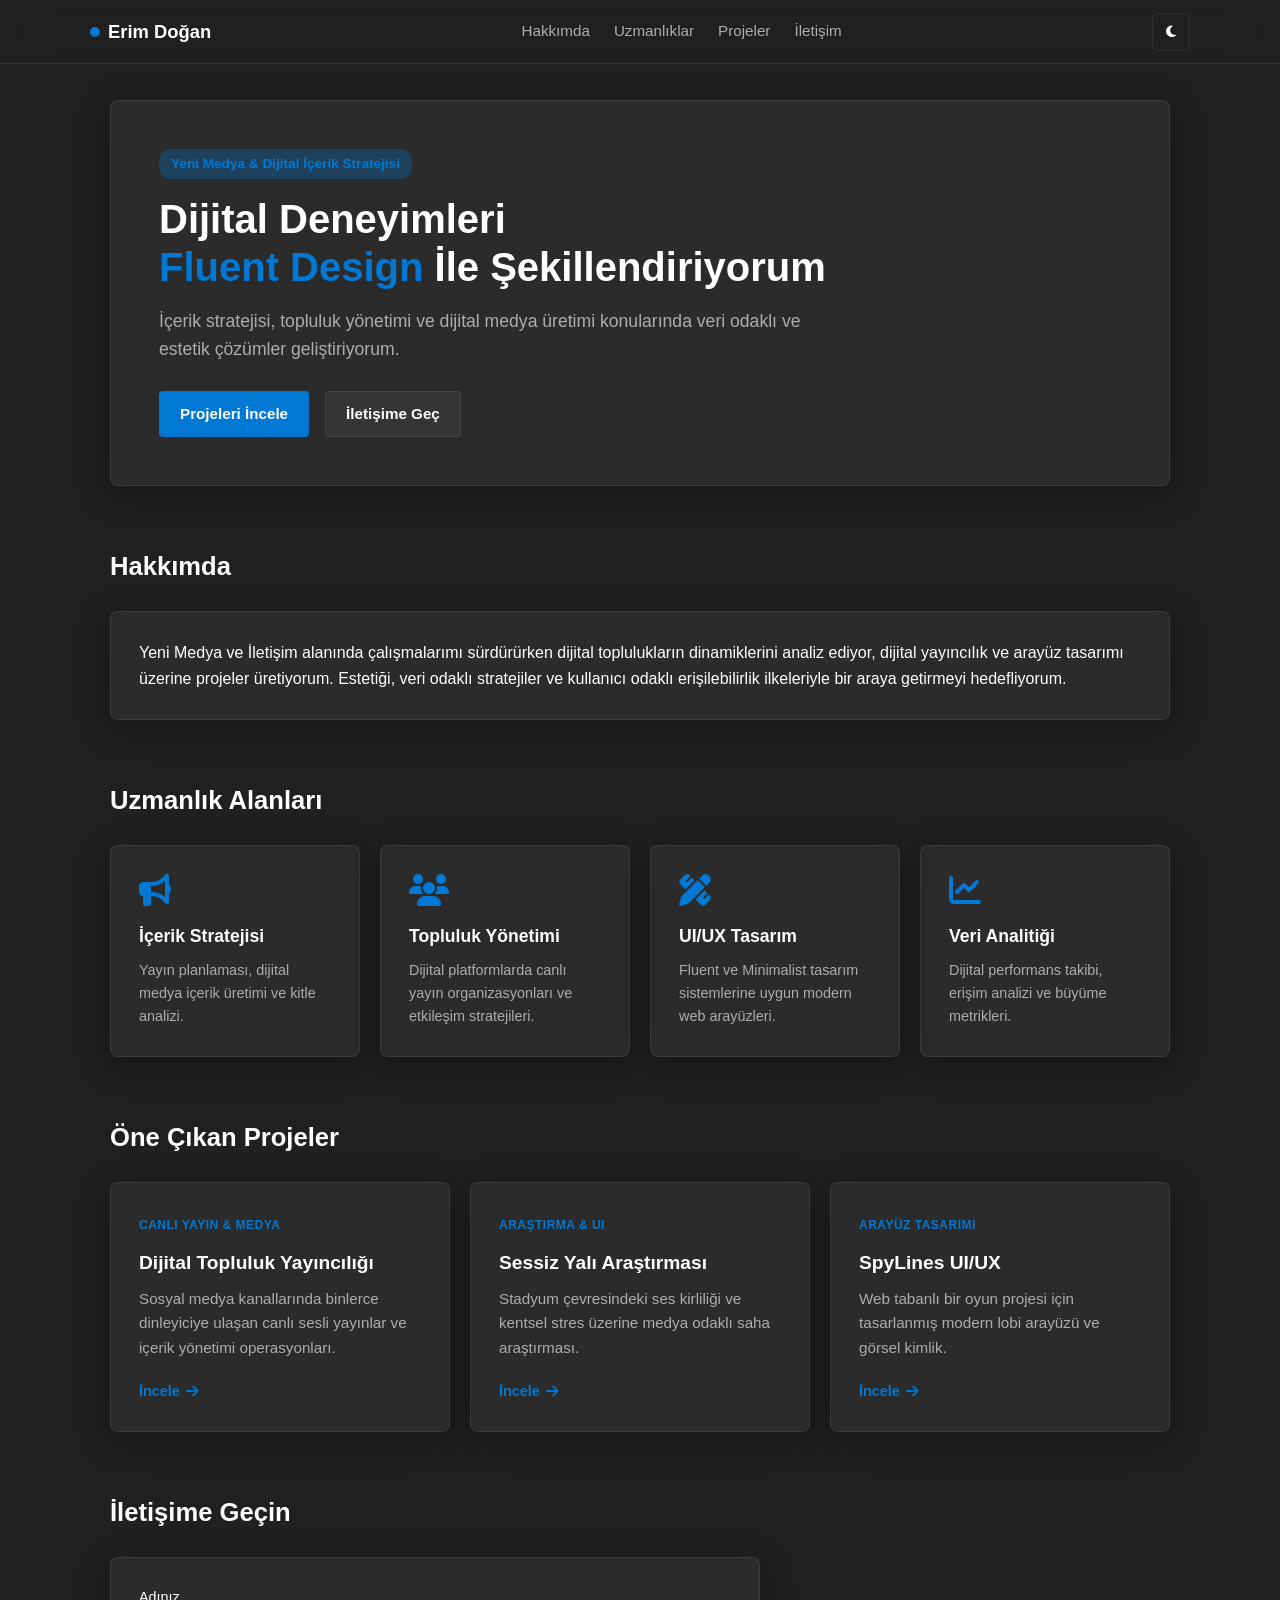
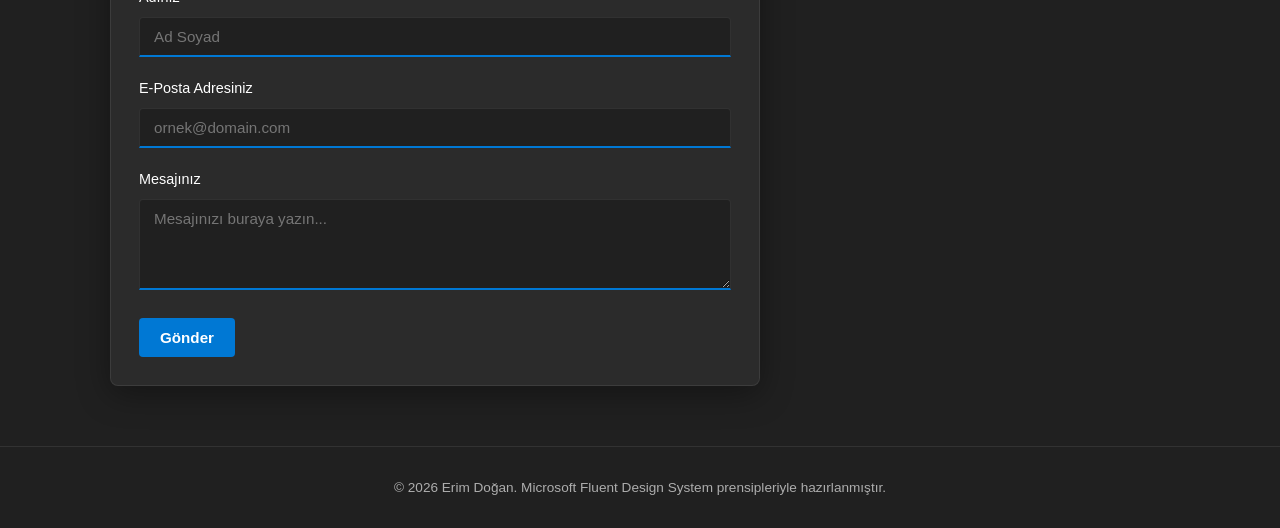
<file: Portfolio/index.html>
<!DOCTYPE html>
<html lang="tr" data-theme="dark">
<head>
  <meta charset="UTF-8">
  <meta name="viewport" content="width=device-width, initial-scale=1.0">
  <title>Erim Doğan | Portfolyo</title>
  <link rel="stylesheet" href="style.css">
  <link rel="stylesheet" href="https://cdnjs.cloudflare.com/ajax/libs/font-awesome/6.4.0/css/all.min.css">
</head>
<body>

  <!-- Top Acrylic Navigation Bar -->
  <header class="fluent-nav">
    <div class="nav-container">
      <a href="#" class="brand-logo">
        <span class="accent-dot"></span>Erim Doğan
      </a>
      <nav class="nav-links">
        <a href="#about">Hakkımda</a>
        <a href="#skills">Uzmanlıklar</a>
        <a href="#projects">Projeler</a>
        <a href="#contact">İletişim</a>
      </nav>
      <button id="theme-toggle" class="fluent-btn-icon" aria-label="Taraf Değiştir">
        <i class="fa-solid fa-moon"></i>
      </button>
    </div>
  </header>

  <main class="main-content">
    
    <!-- Hero Section -->
    <section class="hero-section">
      <div class="fluent-card hero-card">
        <span class="badge">Yeni Medya & Dijital İçerik Stratejisi</span>
        <h1>Dijital Deneyimleri <br><span class="highlight-text">Fluent Design</span> İle Şekillendiriyorum</h1>
        <p>İçerik stratejisi, topluluk yönetimi ve dijital medya üretimi konularında veri odaklı ve estetik çözümler geliştiriyorum.</p>
        <div class="hero-actions">
          <a href="#projects" class="fluent-btn fluent-btn-primary">Projeleri İncele</a>
          <a href="#contact" class="fluent-btn fluent-btn-secondary">İletişime Geç</a>
        </div>
      </div>
    </section>

    <!-- About Section -->
    <section id="about" class="section">
      <h2 class="section-title">Hakkımda</h2>
      <div class="fluent-card about-card">
        <p>
          Yeni Medya ve İletişim alanında çalışmalarımı sürdürürken dijital toplulukların dinamiklerini analiz ediyor, dijital yayıncılık ve arayüz tasarımı üzerine projeler üretiyorum. Estetiği, veri odaklı stratejiler ve kullanıcı odaklı erişilebilirlik ilkeleriyle bir araya getirmeyi hedefliyorum.
        </p>
      </div>
    </section>

    <!-- Skills Section -->
    <section id="skills" class="section">
      <h2 class="section-title">Uzmanlık Alanları</h2>
      <div class="grid-container skills-grid">
        <div class="fluent-card skill-item">
          <i class="fa-solid fa-bullhorn skill-icon"></i>
          <h3>İçerik Stratejisi</h3>
          <p>Yayın planlaması, dijital medya içerik üretimi ve kitle analizi.</p>
        </div>
        <div class="fluent-card skill-item">
          <i class="fa-solid fa-users skill-icon"></i>
          <h3>Topluluk Yönetimi</h3>
          <p>Dijital platformlarda canlı yayın organizasyonları ve etkileşim stratejileri.</p>
        </div>
        <div class="fluent-card skill-item">
          <i class="fa-solid fa-pen-ruler skill-icon"></i>
          <h3>UI/UX Tasarım</h3>
          <p>Fluent ve Minimalist tasarım sistemlerine uygun modern web arayüzleri.</p>
        </div>
        <div class="fluent-card skill-item">
          <i class="fa-solid fa-chart-line skill-icon"></i>
          <h3>Veri Analitiği</h3>
          <p>Dijital performans takibi, erişim analizi ve büyüme metrikleri.</p>
        </div>
      </div>
    </section>

    <!-- Projects Bento Grid -->
    <section id="projects" class="section">
      <h2 class="section-title">Öne Çıkan Projeler</h2>
      <div class="grid-container projects-grid">
        <div class="fluent-card project-card featured">
          <div class="project-tags"><span class="tag">Canlı Yayın & Medya</span></div>
          <h3>Dijital Topluluk Yayıncılığı</h3>
          <p>Sosyal medya kanallarında binlerce dinleyiciye ulaşan canlı sesli yayınlar ve içerik yönetimi operasyonları.</p>
          <a href="#" class="project-link">İncele <i class="fa-solid fa-arrow-right"></i></a>
        </div>
        <div class="fluent-card project-card">
          <div class="project-tags"><span class="tag">Araştırma & UI</span></div>
          <h3>Sessiz Yalı Araştırması</h3>
          <p>Stadyum çevresindeki ses kirliliği ve kentsel stres üzerine medya odaklı saha araştırması.</p>
          <a href="#" class="project-link">İncele <i class="fa-solid fa-arrow-right"></i></a>
        </div>
        <div class="fluent-card project-card">
          <div class="project-tags"><span class="tag">Arayüz Tasarımı</span></div>
          <h3>SpyLines UI/UX</h3>
          <p>Web tabanlı bir oyun projesi için tasarlanmış modern lobi arayüzü ve görsel kimlik.</p>
          <a href="#" class="project-link">İncele <i class="fa-solid fa-arrow-right"></i></a>
        </div>
      </div>
    </section>

    <!-- Contact Section -->
    <section id="contact" class="section">
      <h2 class="section-title">İletişime Geçin</h2>
      <div class="fluent-card contact-card">
        <form id="contact-form">
          <div class="form-group">
            <label for="name">Adınız</label>
            <input type="text" id="name" class="fluent-input" placeholder="Ad Soyad" required>
          </div>
          <div class="form-group">
            <label for="email">E-Posta Adresiniz</label>
            <input type="email" id="email" class="fluent-input" placeholder="ornek@domain.com" required>
          </div>
          <div class="form-group">
            <label for="message">Mesajınız</label>
            <textarea id="message" class="fluent-input fluent-textarea" rows="4" placeholder="Mesajınızı buraya yazın..." required></textarea>
          </div>
          <button type="submit" class="fluent-btn fluent-btn-primary">Gönder</button>
        </form>
      </div>
    </section>

  </main>

  <!-- Footer -->
  <footer class="fluent-footer">
    <p>&copy; 2026 Erim Doğan. Microsoft Fluent Design System prensipleriyle hazırlanmıştır.</p>
  </footer>

  <script src="script.js"></script>
</body>
</html>
</file>
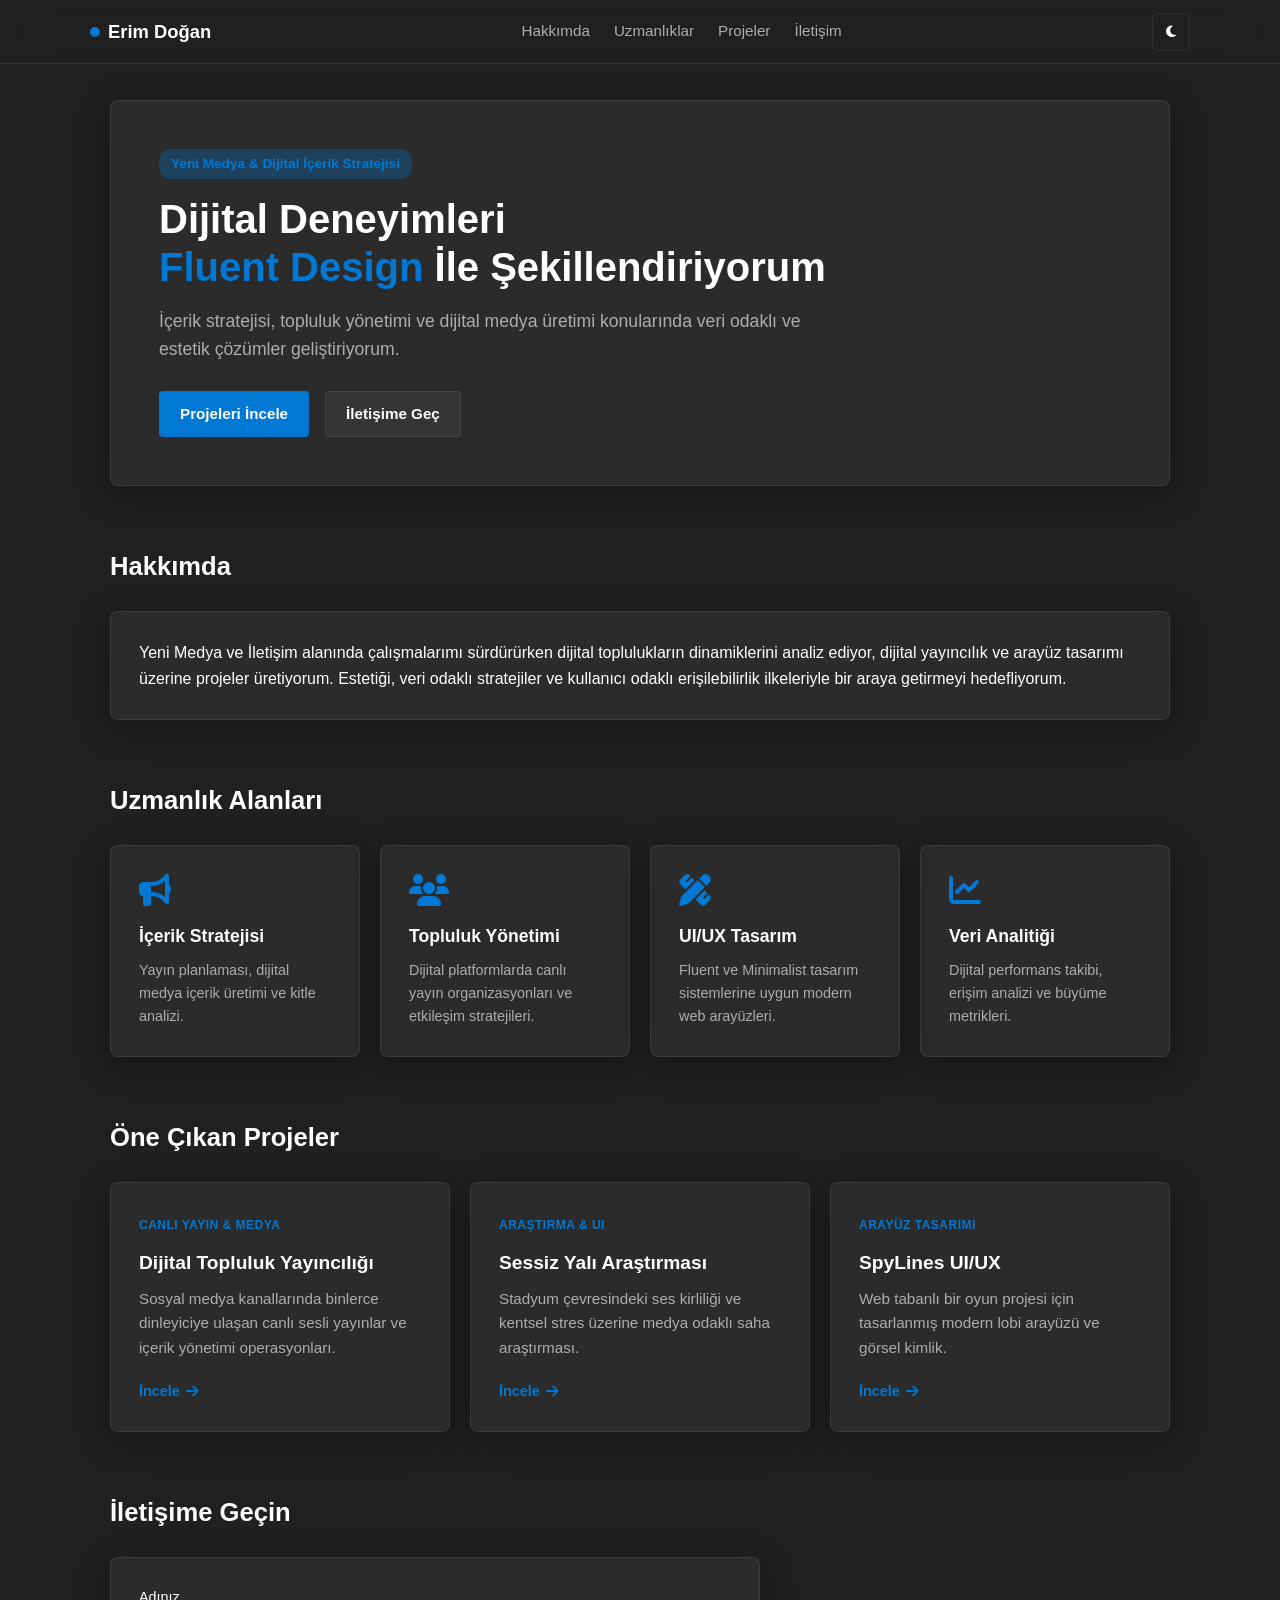
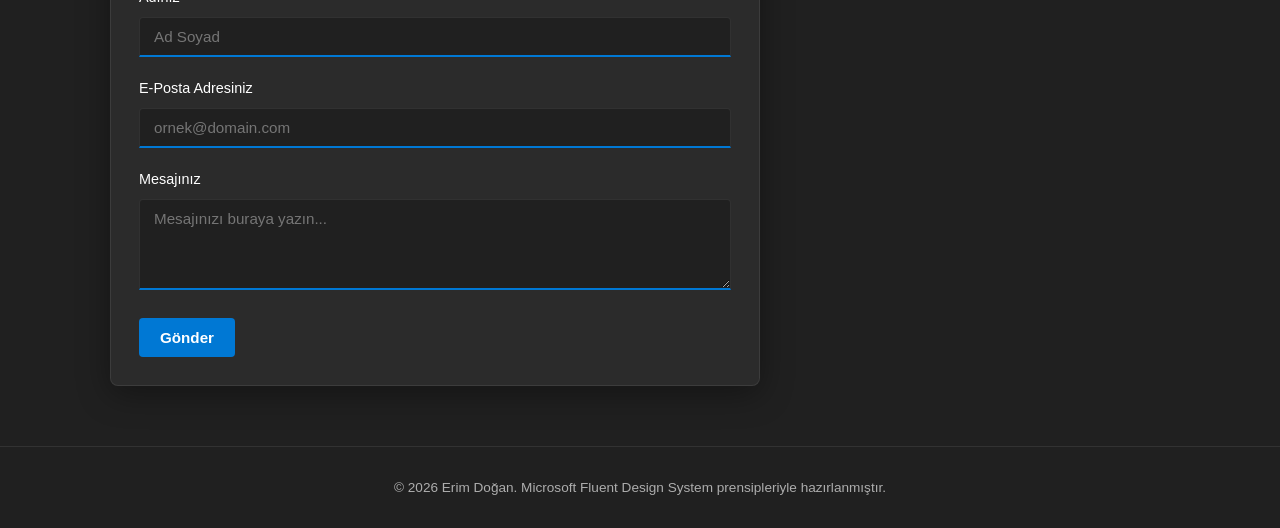
<file: Portfolio/gemini-code-1795422299728.html>
<!DOCTYPE html>
<html lang="tr" data-theme="dark">
<head>
  <meta charset="UTF-8">
  <meta name="viewport" content="width=device-width, initial-scale=1.0">
  <title>Erim Doğan | Portfolyo</title>
  <link rel="stylesheet" href="style.css">
  <link rel="stylesheet" href="https://cdnjs.cloudflare.com/ajax/libs/font-awesome/6.4.0/css/all.min.css">
</head>
<body>

  <!-- Top Acrylic Navigation Bar -->
  <header class="fluent-nav">
    <div class="nav-container">
      <a href="#" class="brand-logo">
        <span class="accent-dot"></span>Erim Doğan
      </a>
      <nav class="nav-links">
        <a href="#about">Hakkımda</a>
        <a href="#skills">Uzmanlıklar</a>
        <a href="#projects">Projeler</a>
        <a href="#contact">İletişim</a>
      </nav>
      <button id="theme-toggle" class="fluent-btn-icon" aria-label="Taraf Değiştir">
        <i class="fa-solid fa-moon"></i>
      </button>
    </div>
  </header>

  <main class="main-content">
    
    <!-- Hero Section -->
    <section class="hero-section">
      <div class="fluent-card hero-card">
        <span class="badge">Yeni Medya & Dijital İçerik Stratejisi</span>
        <h1>Dijital Deneyimleri <br><span class="highlight-text">Fluent Design</span> İle Şekillendiriyorum</h1>
        <p>İçerik stratejisi, topluluk yönetimi ve dijital medya üretimi konularında veri odaklı ve estetik çözümler geliştiriyorum.</p>
        <div class="hero-actions">
          <a href="#projects" class="fluent-btn fluent-btn-primary">Projeleri İncele</a>
          <a href="#contact" class="fluent-btn fluent-btn-secondary">İletişime Geç</a>
        </div>
      </div>
    </section>

    <!-- About Section -->
    <section id="about" class="section">
      <h2 class="section-title">Hakkımda</h2>
      <div class="fluent-card about-card">
        <p>
          Yeni Medya ve İletişim alanında çalışmalarımı sürdürürken dijital toplulukların dinamiklerini analiz ediyor, dijital yayıncılık ve arayüz tasarımı üzerine projeler üretiyorum. Estetiği, veri odaklı stratejiler ve kullanıcı odaklı erişilebilirlik ilkeleriyle bir araya getirmeyi hedefliyorum.
        </p>
      </div>
    </section>

    <!-- Skills Section -->
    <section id="skills" class="section">
      <h2 class="section-title">Uzmanlık Alanları</h2>
      <div class="grid-container skills-grid">
        <div class="fluent-card skill-item">
          <i class="fa-solid fa-bullhorn skill-icon"></i>
          <h3>İçerik Stratejisi</h3>
          <p>Yayın planlaması, dijital medya içerik üretimi ve kitle analizi.</p>
        </div>
        <div class="fluent-card skill-item">
          <i class="fa-solid fa-users skill-icon"></i>
          <h3>Topluluk Yönetimi</h3>
          <p>Dijital platformlarda canlı yayın organizasyonları ve etkileşim stratejileri.</p>
        </div>
        <div class="fluent-card skill-item">
          <i class="fa-solid fa-pen-ruler skill-icon"></i>
          <h3>UI/UX Tasarım</h3>
          <p>Fluent ve Minimalist tasarım sistemlerine uygun modern web arayüzleri.</p>
        </div>
        <div class="fluent-card skill-item">
          <i class="fa-solid fa-chart-line skill-icon"></i>
          <h3>Veri Analitiği</h3>
          <p>Dijital performans takibi, erişim analizi ve büyüme metrikleri.</p>
        </div>
      </div>
    </section>

    <!-- Projects Bento Grid -->
    <section id="projects" class="section">
      <h2 class="section-title">Öne Çıkan Projeler</h2>
      <div class="grid-container projects-grid">
        <div class="fluent-card project-card featured">
          <div class="project-tags"><span class="tag">Canlı Yayın & Medya</span></div>
          <h3>Dijital Topluluk Yayıncılığı</h3>
          <p>Sosyal medya kanallarında binlerce dinleyiciye ulaşan canlı sesli yayınlar ve içerik yönetimi operasyonları.</p>
          <a href="#" class="project-link">İncele <i class="fa-solid fa-arrow-right"></i></a>
        </div>
        <div class="fluent-card project-card">
          <div class="project-tags"><span class="tag">Araştırma & UI</span></div>
          <h3>Sessiz Yalı Araştırması</h3>
          <p>Stadyum çevresindeki ses kirliliği ve kentsel stres üzerine medya odaklı saha araştırması.</p>
          <a href="#" class="project-link">İncele <i class="fa-solid fa-arrow-right"></i></a>
        </div>
        <div class="fluent-card project-card">
          <div class="project-tags"><span class="tag">Arayüz Tasarımı</span></div>
          <h3>SpyLines UI/UX</h3>
          <p>Web tabanlı bir oyun projesi için tasarlanmış modern lobi arayüzü ve görsel kimlik.</p>
          <a href="#" class="project-link">İncele <i class="fa-solid fa-arrow-right"></i></a>
        </div>
      </div>
    </section>

    <!-- Contact Section -->
    <section id="contact" class="section">
      <h2 class="section-title">İletişime Geçin</h2>
      <div class="fluent-card contact-card">
        <form id="contact-form">
          <div class="form-group">
            <label for="name">Adınız</label>
            <input type="text" id="name" class="fluent-input" placeholder="Ad Soyad" required>
          </div>
          <div class="form-group">
            <label for="email">E-Posta Adresiniz</label>
            <input type="email" id="email" class="fluent-input" placeholder="ornek@domain.com" required>
          </div>
          <div class="form-group">
            <label for="message">Mesajınız</label>
            <textarea id="message" class="fluent-input fluent-textarea" rows="4" placeholder="Mesajınızı buraya yazın..." required></textarea>
          </div>
          <button type="submit" class="fluent-btn fluent-btn-primary">Gönder</button>
        </form>
      </div>
    </section>

  </main>

  <!-- Footer -->
  <footer class="fluent-footer">
    <p>&copy; 2026 Erim Doğan. Microsoft Fluent Design System prensipleriyle hazırlanmıştır.</p>
  </footer>

  <script src="script.js"></script>
</body>
</html>
</file>
<file: Portfolio/style.css>
/* ==========================================================================
   Microsoft Fluent Design System (Fluent 2) Inspired Theme Rules
   ========================================================================== */

:root[data-theme="dark"] {
  --bg-base: #202020;
  --bg-acrylic: rgba(32, 32, 32, 0.75);
  --card-bg: rgba(255, 255, 255, 0.05);
  --card-border: rgba(255, 255, 255, 0.08);
  --card-border-hover: rgba(255, 255, 255, 0.18);
  --text-primary: #ffffff;
  --text-secondary: #adadad;
  --accent-color: #0078d4;
  --accent-hover: #106ebe;
  --accent-glow: rgba(0, 120, 212, 0.3);
  --shadow-elevation: 0 8px 32px 0 rgba(0, 0, 0, 0.37);
  --reveal-glow: rgba(255, 255, 255, 0.1);
}

:root[data-theme="light"] {
  --bg-base: #f3f3f3;
  --bg-acrylic: rgba(243, 243, 243, 0.8);
  --card-bg: rgba(255, 255, 255, 0.7);
  --card-border: rgba(0, 0, 0, 0.08);
  --card-border-hover: rgba(0, 0, 0, 0.18);
  --text-primary: #1b1b1b;
  --text-secondary: #5d5d5d;
  --accent-color: #0f6cbd;
  --accent-hover: #115ea3;
  --accent-glow: rgba(15, 108, 189, 0.2);
  --shadow-elevation: 0 8px 24px 0 rgba(0, 0, 0, 0.08);
  --reveal-glow: rgba(0, 0, 0, 0.05);
}

* {
  box-sizing: border-box;
  margin: 0;
  padding: 0;
}

body {
  font-family: 'Segoe UI Variable', 'Segoe UI', -apple-system, BlinkMacSystemFont, Roboto, sans-serif;
  background-color: var(--bg-base);
  color: var(--text-primary);
  line-height: 1.6;
  transition: background-color 0.3s ease, color 0.3s ease;
  overflow-x: hidden;
}

/* --- Acrylic Top Navigation --- */
.fluent-nav {
  position: fixed;
  top: 0;
  left: 0;
  right: 0;
  height: 64px;
  background: var(--bg-acrylic);
  backdrop-filter: blur(20px) saturate(180%);
  -webkit-backdrop-filter: blur(20px) saturate(180%);
  border-bottom: 1px solid var(--card-border);
  z-index: 1000;
  display: flex;
  align-items: center;
}

.nav-container {
  width: 90%;
  max-width: 1100px;
  margin: 0 auto;
  display: flex;
  justify-content: space-between;
  align-items: center;
}

.brand-logo {
  font-weight: 600;
  font-size: 1.15rem;
  color: var(--text-primary);
  text-decoration: none;
  display: flex;
  align-items: center;
  gap: 8px;
}

.accent-dot {
  width: 10px;
  height: 10px;
  background-color: var(--accent-color);
  border-radius: 50%;
  display: inline-block;
}

.nav-links {
  display: flex;
  gap: 24px;
}

.nav-links a {
  color: var(--text-secondary);
  text-decoration: none;
  font-size: 0.95rem;
  font-weight: 500;
  transition: color 0.2s ease;
}

.nav-links a:hover {
  color: var(--accent-color);
}

/* --- Fluent Buttons & Controls --- */
.fluent-btn-icon {
  background: transparent;
  border: 1px solid var(--card-border);
  color: var(--text-primary);
  width: 38px;
  height: 38px;
  border-radius: 6px;
  cursor: pointer;
  display: flex;
  align-items: center;
  justify-content: center;
  transition: all 0.2s ease;
}

.fluent-btn-icon:hover {
  background: var(--reveal-glow);
}

.fluent-btn {
  display: inline-flex;
  align-items: center;
  justify-content: center;
  padding: 10px 20px;
  font-size: 0.95rem;
  font-weight: 600;
  border-radius: 4px;
  text-decoration: none;
  cursor: pointer;
  transition: all 0.15s cubic-bezier(0.1, 0.9, 0.2, 1);
  border: 1px solid transparent;
}

.fluent-btn:active {
  transform: scale(0.98);
}

.fluent-btn-primary {
  background-color: var(--accent-color);
  color: #ffffff;
}

.fluent-btn-primary:hover {
  background-color: var(--accent-hover);
  box-shadow: 0 4px 12px var(--accent-glow);
}

.fluent-btn-secondary {
  background: var(--card-bg);
  color: var(--text-primary);
  border-color: var(--card-border);
}

.fluent-btn-secondary:hover {
  background: var(--reveal-glow);
  border-color: var(--card-border-hover);
}

/* --- Fluent Cards & Reveal Light Effect --- */
.fluent-card {
  background: var(--card-bg);
  border: 1px solid var(--card-border);
  border-radius: 8px;
  padding: 28px;
  box-shadow: var(--shadow-elevation);
  position: relative;
  overflow: hidden;
  transition: border-color 0.2s ease, transform 0.2s ease;
}

.fluent-card::before {
  content: "";
  position: absolute;
  top: var(--mouse-y, -150px);
  left: var(--mouse-x, -150px);
  width: 300px;
  height: 300px;
  background: radial-gradient(circle, var(--reveal-glow) 0%, transparent 70%);
  transform: translate(-50%, -50%);
  pointer-events: none;
  transition: opacity 0.25s ease;
  opacity: 0;
}

.fluent-card:hover::before {
  opacity: 1;
}

.fluent-card:hover {
  border-color: var(--card-border-hover);
}

/* --- Layout & Sections --- */
.main-content {
  max-width: 1100px;
  margin: 100px auto 40px auto;
  padding: 0 20px;
}

.section {
  margin-bottom: 60px;
}

.section-title {
  font-size: 1.6rem;
  font-weight: 600;
  margin-bottom: 24px;
}

.hero-section {
  margin-bottom: 60px;
}

.hero-card {
  padding: 48px;
}

.badge {
  display: inline-block;
  font-size: 0.85rem;
  font-weight: 600;
  color: var(--accent-color);
  background: var(--accent-glow);
  padding: 4px 12px;
  border-radius: 12px;
  margin-bottom: 16px;
}

.hero-card h1 {
  font-size: 2.5rem;
  font-weight: 700;
  line-height: 1.2;
  margin-bottom: 16px;
}

.highlight-text {
  color: var(--accent-color);
}

.hero-card p {
  color: var(--text-secondary);
  font-size: 1.1rem;
  max-width: 650px;
  margin-bottom: 28px;
}

.hero-actions {
  display: flex;
  gap: 16px;
}

/* --- Grids --- */
.grid-container {
  display: grid;
  gap: 20px;
}

.skills-grid {
  grid-template-columns: repeat(auto-fit, minmax(220px, 1fr));
}

.skill-icon {
  font-size: 2rem;
  color: var(--accent-color);
  margin-bottom: 16px;
}

.skill-item h3 {
  font-size: 1.1rem;
  margin-bottom: 8px;
}

.skill-item p {
  color: var(--text-secondary);
  font-size: 0.9rem;
}

.projects-grid {
  grid-template-columns: repeat(auto-fit, minmax(300px, 1fr));
}

.project-card {
  display: flex;
  flex-direction: column;
  justify-content: space-between;
}

.project-tags {
  margin-bottom: 12px;
}

.tag {
  font-size: 0.75rem;
  font-weight: 600;
  text-transform: uppercase;
  letter-spacing: 0.5px;
  color: var(--accent-color);
}

.project-card h3 {
  font-size: 1.2rem;
  margin-bottom: 8px;
}

.project-card p {
  color: var(--text-secondary);
  font-size: 0.95rem;
  margin-bottom: 20px;
}

.project-link {
  color: var(--accent-color);
  text-decoration: none;
  font-weight: 600;
  font-size: 0.9rem;
  display: inline-flex;
  align-items: center;
  gap: 6px;
}

/* --- Form Controls --- */
.contact-card {
  max-width: 650px;
}

.form-group {
  margin-bottom: 20px;
}

.form-group label {
  display: block;
  font-size: 0.9rem;
  font-weight: 500;
  margin-bottom: 8px;
}

.fluent-input {
  width: 100%;
  padding: 10px 14px;
  background: var(--bg-base);
  border: 1px solid var(--card-border);
  border-bottom: 2px solid var(--accent-color);
  border-radius: 4px 4px 0 0;
  color: var(--text-primary);
  font-family: inherit;
  font-size: 0.95rem;
  outline: none;
  transition: border-color 0.2s ease, background 0.2s ease;
}

.fluent-input:focus {
  background: var(--card-bg);
  border-bottom-color: var(--accent-hover);
}

.fluent-textarea {
  resize: vertical;
}

/* --- Footer --- */
.fluent-footer {
  text-align: center;
  padding: 30px 20px;
  color: var(--text-secondary);
  font-size: 0.85rem;
  border-top: 1px solid var(--card-border);
  background: var(--bg-acrylic);
}

/* --- Responsive --- */
@media (max-width: 768px) {
  .hero-card h1 {
    font-size: 1.8rem;
  }
  .nav-links {
    display: none;
  }
}
</file>
